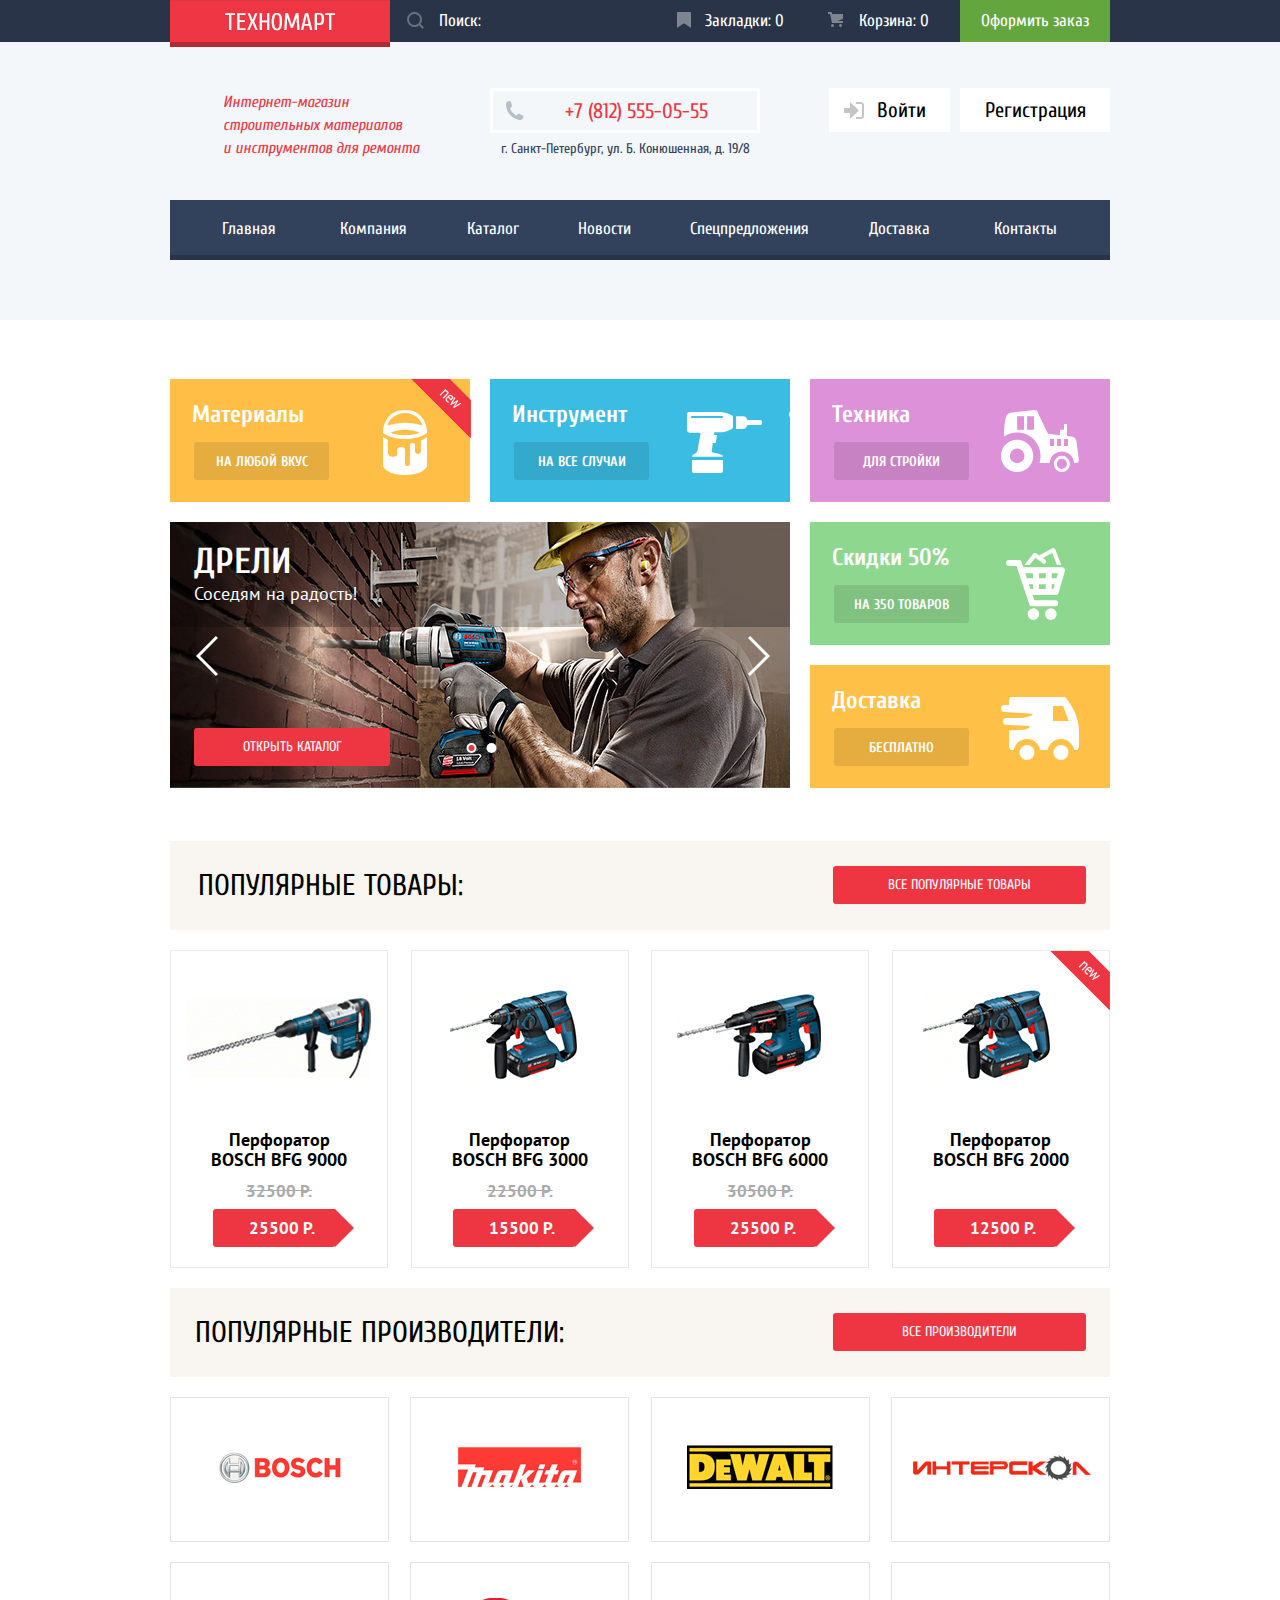
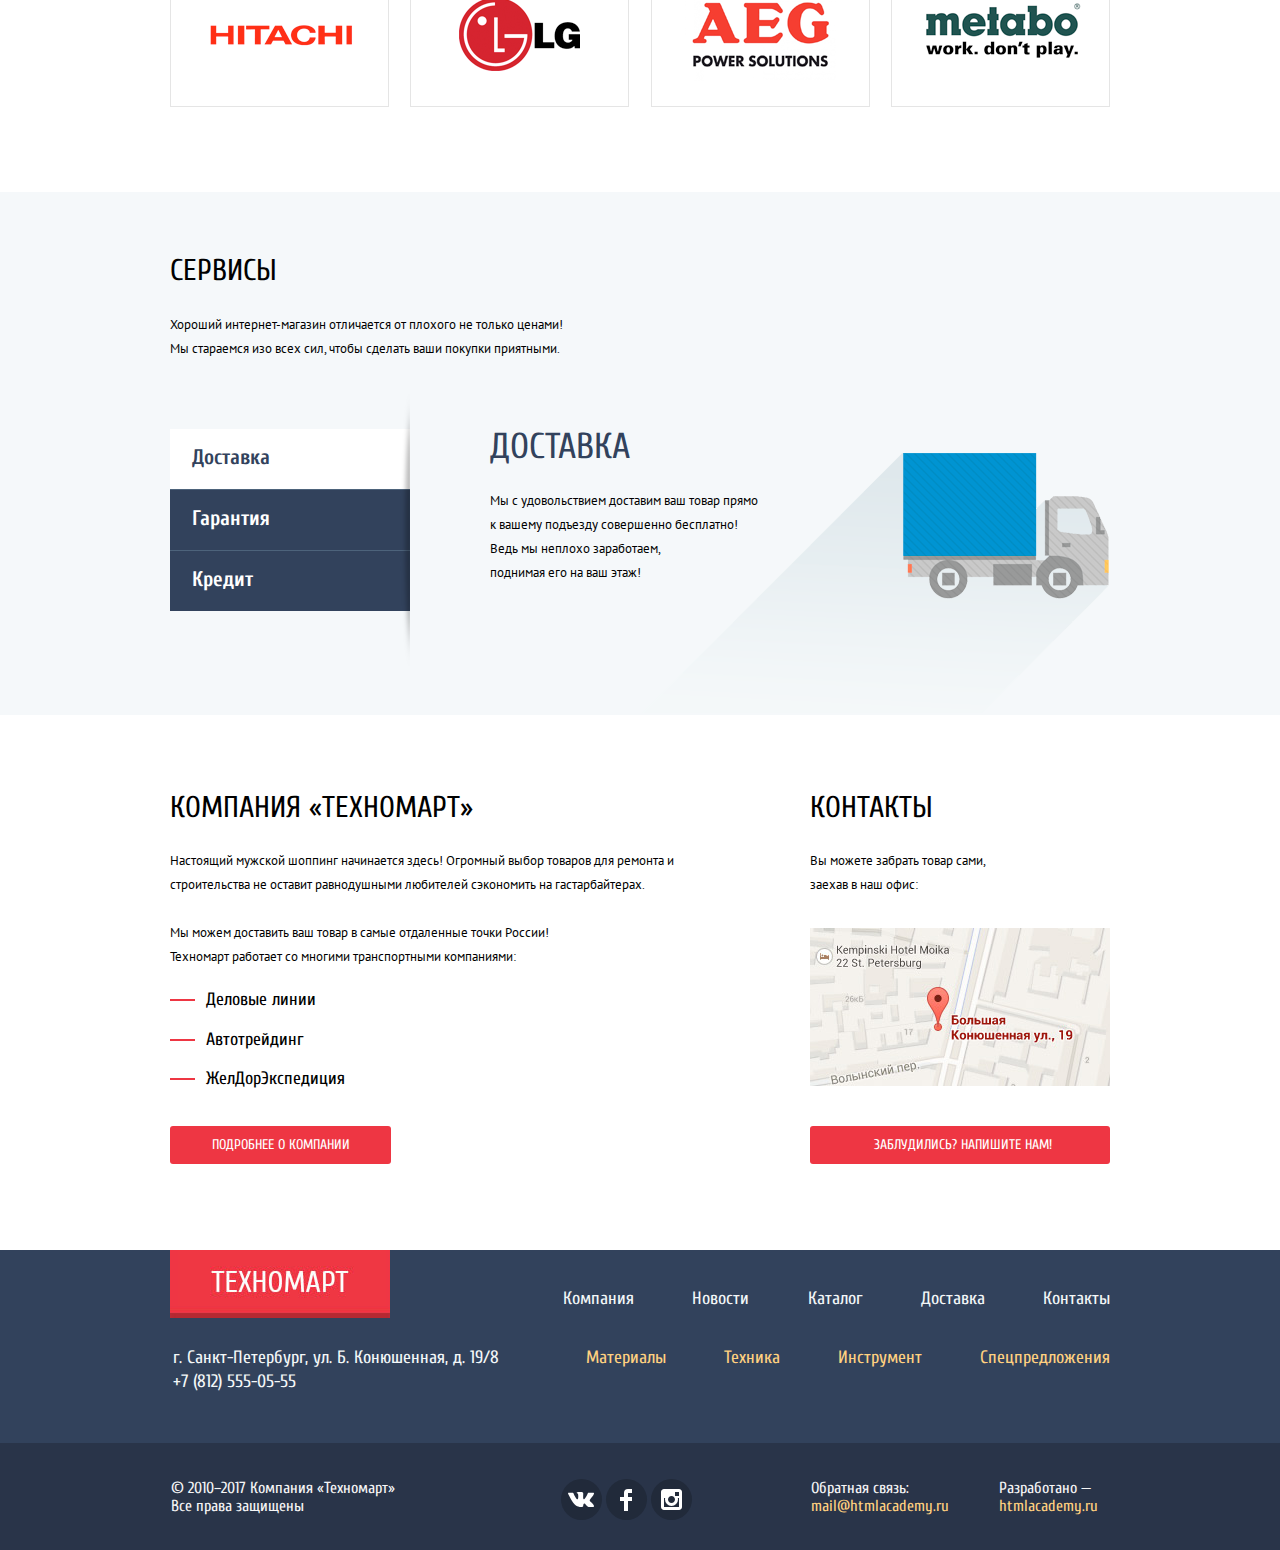
<file: index.html>
<!DOCTYPE html>
<html lang="ru">

<head>
  <meta charset="utf-8">
  <title>Техномарт-Главная</title>
  <link rel="stylesheet" href="css/normalize.css">
  <link rel="stylesheet" href="css/style.min.css">
  <link href="https://fonts.googleapis.com/css?family=Cuprum:400,400i,700%7CPT+Sans:400,700&amp;subset=cyrillic" rel="stylesheet">
  <link rel="icon" type="image/svg+xml" href="img/icons8-bookmark.svg">
</head>

<body>
  <header class="main-header">
    <div class="header-top">
      <div class="container">
        <a class="logo" href="#">
          <img src="img/logo.jpg" width="220" height="42" alt="logo" title="Логотип-Техномарт">
        </a>
        <form class="search" name="search-form" id="search-form">
          <input class="search-input" type="search" name="search" id="id-icon-search" placeholder="Поиск:">
          <svg class="search-label-svg" xmlns="http://www.w3.org/2000/svg" width="17" height="17" viewBox="0 0 17 17">
            <path fill="#6a7180" d="M17 15.586l-3.542-3.542A7.465 7.465 0 0 0 15 7.5 7.5 7.5 0 1 0 7.5 15c1.71 0 3.282-.579 4.544-1.542L15.586 17 17 15.586zM2 7.5C2 4.467 4.467 2 7.5 2 10.532 2 13 4.467 13 7.5c0 3.032-2.468 5.5-5.5 5.5A5.506 5.506 0 0 1 2 7.5z" />
          </svg>
        </form>
        <a class="bookmarks" href="#">
          <svg class="bookmark-icon" xmlns="http://www.w3.org/2000/svg" width="14" height="16" viewBox="0 0 14 16">
            <path fill="#ffffff" d="M14 15c0 .55-.368.741-.818.426l-5.363-3.765c-.45-.315-1.187-.315-1.637 0L.818 15.426C.368 15.741 0 15.55 0 15V1c0-.55.45-1 1-1h12c.55 0 1 .45 1 1v14z" />
          </svg>
          Закладки: 0
        </a>
        <a class="cart" href="#">
          <svg class="cart-icon" xmlns="http://www.w3.org/2000/svg" width="15" height="15" viewBox="0 0 15 15">
            <circle fill="#fff" cx="4.5" cy="13.5" r="1.5" />
            <circle fill="#fff" cx="12.5" cy="13.5" r="1.5" />
            <path fill="#fff" d="M15 2H4.07l-.422-2H0v2h2.031l1.985 9H15V9H9.441L15 6.951z" />
          </svg>
          Корзина: 0
        </a>
        <a class="button-order" href="#">Оформить заказ</a>
      </div>
    </div>
    <div class="header-middle">
      <div class="container">
        <div class="header-middle-wrapper">
          <h1 class="header-short-description">
            Интернет-магазин строительных материалов и&nbsp;инструментов для ремонта
          </h1>
          <div class="header-phone-adress">
            <div class="header-phone-wrapper">
              <p>+7 (812) 555-05-55</p>
            </div>
            <p class="header-adress">г. Санкт-Петербург, ул. Б. Конюшенная, д. 19/8</p>
          </div>
          <button class="header-button enter" type="button" name="enter">
            <svg class="enter-button-svg" xmlns="http://www.w3.org/2000/svg" width="20" height="17" viewBox="0 0 20 17">
              <path fill="#c5c5c5" d="M14.875 8.5L6 0v6H0v5h6v6z" />
              <path fill="#c5c5c5" d="M16.986 15.01h-5.027V17h5.027c2.178 0 3.004-1.81 3.029-3.026V3.028C19.99 1.811 19.164 0 16.986 0h-5.027v1.99h5.027c.839 0 .992.681 1.01 1.057v10.904c-.017.376-.171 1.059-1.01 1.059z" />
            </svg>
            Войти
          </button>
          <button class="header-button registration" type="button" name="registration">
            Регистрация
          </button>
        </div>
        <nav class="main-navigation">
          <ul class="list-site-navigation">
            <li><a href="#">Главная</a></li>
            <li><a href="#">Компания</a></li>
            <li><a href="catalog.html">Каталог</a></li>
            <li><a href="#">Новости</a></li>
            <li><a href="#">Спецпредложения</a></li>
            <li><a href="#">Доставка</a></li>
            <li><a href="#">Контакты</a></li>
          </ul>
        </nav>
      </div>
    </div>
  </header>
  <main>
    <div class="container">
      <section class="product-and-services">
        <ul class="top-row">
          <li class="materials">
            <div class="flag-new">
              Новинка
            </div>
            <p>Материалы</p>
            <a class="transparent-button" href="#">на любой вкус</a>
          </li>
          <li class="tools">
            <p>Инструмент</p>
            <a class="transparent-button" href="#">На все случаи</a>
          </li>
          <li class="techique">
            <p>Техника</p>
            <a class="transparent-button" href="#">Для стройки</a>
          </li>
        </ul>
        <div class="bottom-row">
          <div class="slider">
            <div class="slider-container">
              <button class="button-slider-left" name="button-slider-left">
                <img src="img/icon-left.svg" width="22" height="40" alt="стрелка">
              </button>
              <button class="button-slider-right" name="button-slider-right">
                <img src="img/icon-right.svg" width="22" height="40" alt="стрелка">
              </button>
              <input class="product-input-1 visually-hidden" type="radio" id="product-1" name="toggle-product" checked>
              <input class="product-input-2 visually-hidden" type="radio" id="product-2" name="toggle-product">
              <div class="slider-controls">
                <label class="slider-item-1" for="product-1">Первый</label>
                <label class="slider-item-2" for="product-2">Второй</label>
              </div>
              <ul class="slider-list">
                <li class="slider-item">
                  <h3>Дрели</h3>
                  <p>Соседям на радость!</p>
                  <a class="red-button" href="catalog.html">Открыть каталог</a>
                </li>
                <li class="slider-item">
                  <h3>Перфораторы</h3>
                  <p>Настоящие мужские игрушки</p>
                  <a class="red-button" href="catalog.html">Открыть каталог</a>
                </li>
              </ul>
            </div>
          </div>
          <div class="right-column">
            <div class="discounts">
              <p>Скидки 50%</p>
              <a class="transparent-button" href="#">На 350 товаров</a>
            </div>
            <div class="delivery">
              <p>Доставка</p>
              <a class="transparent-button" href="#">Бесплатно</a>
            </div>
          </div>
        </div>
      </section>
    </div>
    <div class="container-goods-produceres">
      <div class="container">
        <section class="popular-goods">
          <div class="header-popular-items">
            <h2>Популярные товары:</h2>
            <a class="red-button" href="#">Все популярные товары</a>
          </div>
          <ul class="list-catalog-popular">
            <li class="catalog-item">
              <div class="actions">
                <a class="buy" href="#">Купить</a>
                <a class="bookmark-item" href="#">В закладки</a>
              </div>
              <div class="catalog-img">
                <img class="pop-catalog-img1" src="img/bfg-9000.png" width="184" height="164" alt="Перфоратор">
              </div>
              <p class="catalog-item-name">
                Перфоратор BOSCH BFG 9000
              </p>
              <div class="spacer">
              </div>
              <p class="price-old">32500 P.</p>
              <p class="price-new">25500 P.</p>
            </li>
            <li class="catalog-item">
              <div class="actions">
                <a class="buy" href="#">Купить</a>
                <a class="bookmark-item" href="#">В закладки</a>
              </div>
              <div class="catalog-img">
                <img class="pop-catalog-img2" src="img/bfg-3000.png" width="127" height="112" alt="Перфоратор">
              </div>
              <p class="catalog-item-name">
                Перфоратор BOSCH BFG 3000
              </p>
              <div class="spacer">
              </div>
              <p class="price-old">22500 P.</p>
              <p class="price-new">15500 P.</p>
            </li>
            <li class="catalog-item">
              <div class="actions">
                <a class="buy" href="#">Купить</a>
                <a class="bookmark-item" href="#">В закладки</a>
              </div>
              <div class="catalog-img">
                <img class="pop-catalog-img3" src="img/bfg-6000.png" width="144" height="128" alt="Перфоратор">
              </div>
              <p class="catalog-item-name">
                Перфоратор BOSCH BFG 6000
              </p>
              <div class="spacer">
              </div>
              <p class="price-old">30500 P.</p>
              <p class="price-new">25500 P.</p>
            </li>
            <li class="catalog-item">
              <div class="flag-new">
                Новинка
              </div>
              <div class="actions">
                <a class="buy" href="#">Купить</a>
                <a class="bookmark-item" href="#">В закладки</a>
              </div>
              <div class="catalog-img">
                <img class="pop-catalog-img4" src="img/bfg-2000.png" width="127" height="112" alt="Перфоратор">
              </div>
              <p class="catalog-item-name">
                Перфоратор BOSCH BFG 2000
              </p>
              <div class="spacer">
              </div>
              <p class="price-old"></p>
              <p class="price-new">12500 P.</p>
            </li>
          </ul>
        </section>
        <section class="popular-produceres">
          <div class="header-popular-items">
            <h2>Популярные производители:</h2>
            <a class="red-button" href="#">Все производители</a>
          </div>
          <ul class="list-popular-produceres">
            <li>
              <a href="#">
                <img class="prod-1" src="img/bosch.png" width="126" height="37" alt="Bosch">
              </a>
            </li>
            <li>
              <a href="#">
                <img class="prod-2" src="img/makita.png" width="123" height="40" alt="makita">
              </a>
            </li>
            <li>
              <a href="#">
                <img class="prod-3" src="img/dewalt.png" width="146" height="44" alt="dewalt">
              </a>
            </li>
            <li>
              <a href="#">
                <img class="prod-4" src="img/interscol.png" width="200" height="88" alt="interscol">
              </a>
            </li>
            <li>
              <a href="#">
                <img class="prod-5" src="img/hitachi.png" width="169" height="31" alt="hitachi">
              </a>
            </li>
            <li>
              <a href="#">
                <img class="prod-6" src="img/lg.png" width="121" height="73" alt="lg">
              </a>
            </li>
            <li>
              <a href="#">
                <img class="prod-7" src="img/aeg.png" width="151" height="96" alt="aeg">
              </a>
            </li>
            <li>
              <a href="#">
                <img class="prod-8" src="img/metabo.png" width="204" height="69" alt="metabo" title="metabo">
              </a>
            </li>
          </ul>
        </section>
      </div>
    </div>
    <section class="services">
      <div class="container">
        <h2 class="header-services">Сервисы</h2>
        <p class="services-declaration">
          Хороший интернет-магазин отличается от плохого не только ценами! Мы стараемся изо всех сил, чтобы сделать ваши покупки приятными.
        </p>
        <div class="services-description">
          <input class="service-input-1 visually-hidden" type="radio" id="service-1" name="toggle-service" checked>
          <input class="service-input-2 visually-hidden" type="radio" id="service-2" name="toggle-service">
          <input class="service-input-3 visually-hidden" type="radio" id="service-3" name="toggle-service">
          <div class="services-controls">
            <label class="unreal-focus" for="service-1">
              Доставка
            </label>
            <label for="service-2">
              Гарантия
            </label>
            <label for="service-3">
              Кредит
            </label>
          </div>
          <ul class="services-items">
            <li>
              <h3 class="header-services-item">Доставка</h3>
              <p class="services-item-delivery">
                Мы с удовольствием доставим ваш товар прямо<br> к вашему подъезду совершенно бесплатно! Ведь&nbsp;мы неплохо заработаем,<br> поднимая его на ваш этаж!
              </p>
            </li>
            <li>
              <h3 class="header-services-item">Гарантия</h3>
              <p class="services-item-guarantee">
                Если купленный у нас товар поломается или заискрит,<br>
                а также в случае пожара, спровоцированного его возгаранием, вы&nbsp;всегда можете быть уверены в нашей гарантии. Мы обменяем сгоревший товар на новый.<br>
                Дом уж восстановите как-нибудь сами.
              </p>
            </li>
            <li>
              <h3 class="header-services-item">Кредит</h3>
              <p class="services-item-credit">
                Залезть в долговую яму стало проще!<br>
                Кредитные консультанты придут вам на помощь.
              </p>
              <a class="red-button send-application" href="#">Отправить заявку</a>
            </li>
          </ul>
        </div>
      </div>
    </section>
    <section class="about">
      <div class="container">
        <div class="about-left">
          <h2 class="header-about">Компания «Техномарт»</h2>
          <p class="about-text">
            Настоящий мужской шоппинг начинается здесь! Огромный выбор товаров для ремонта и строительства не оставит равнодушными любителей сэкономить на гастарбайтерах.
          </p>
          <p class="about-text">
            Мы можем доставить ваш товар в самые отдаленные точки России! Техномарт работает со многими транспортными компаниями:
          </p>
          <ul class="list-delivery-company">
            <li>Деловые линии</li>
            <li>Автотрейдинг</li>
            <li>ЖелДорЭкспедиция</li>
          </ul>
          <div class="spacer">
            <!--Spacer, нужен в качестве распорки,
                чтобы кнопки были на одном уровне,
                при добавл./удален. трансп. комп. -->
          </div>
          <a class="red-button" href="#">Подробнее о компании</a>
        </div>
        <div class="about-right">
          <h2 class="header-about">Контакты</h2>
          <p class="about-text">
            Вы можете забрать товар сами, заехав в наш офис:
          </p>
          <a class="map-button" href="#">
            <img src="img/map.jpg" width="300" height="158" alt="Карта">
          </a>
          <div class="spacer">
          </div>
          <a class="red-button  write-us" href="#">Заблудились? Напишите нам!</a>
        </div>
      </div>
    </section>
  </main>
  <footer class="footer">
    <div class="footer-top">
      <div class="container">
        <div class="footer-top-high">
          <a class="footer-name-company">
            <img src="img/logo-footer.jpg" width="220" height="68" alt="Логотип" title="Логотип-Техномарт">
          </a>
          <nav>
            <ul class="footer-nav high-row">
              <li><a href="#">Компания</a></li>
              <li><a href="#">Новости</a></li>
              <li><a href="catalog.html">Каталог</a></li>
              <li><a href="#">Доставка</a></li>
              <li><a href="#">Контакты</a></li>
            </ul>
          </nav>
        </div>
        <div class="footer-top-low">
          <p class="footer-adress">
            г. Санкт-Петербург, ул. Б. Конюшенная, д. 19/8 +7 (812) 555-05-55
          </p>
          <nav>
            <ul class="footer-nav low-row">
              <li><a href="#">Материалы</a></li>
              <li><a href="#">Техника</a></li>
              <li><a href="#">Инструмент</a></li>
              <li><a href="#">Спецпредложения</a></li>
            </ul>
          </nav>
        </div>
      </div>
    </div>
    <div class="footer-bottom">
      <div class="container">
        <p class="copyright">
          © 2010–2017 Компания «Техномарт» Все права защищены
        </p>
        <ul class="footer-social">
          <li>
            <a class="social-button" href="#">
              <img src="img/icon-vk.svg" width="26" height="15" alt="Вконтакте">
            </a>
          </li>
          <li>
            <a class="social-button" href="#">
              <img src="img/icon-fb.svg" width="12" height="22" alt="Фейсбук">
            </a>
          </li>
          <li>
            <a class="social-button" href="#">
              <img src="img/icon-insta.svg" width="21" height="21" alt="Инстаграм">
            </a>
          </li>
        </ul>
        <p class="developer-info-feedback">
          Обратная связь:
          <a href="mail@htmlacademy.ru">
            mail@htmlacademy.ru
          </a>
        </p>
        <p class="developer-info-developed">
          Разработано —
          <a href="https://htmlacademy.ru/intensive/htmlcss">
            htmlacademy.ru
          </a>
        </p>
      </div>
    </div>
  </footer>
  <div class="popup-feedback">
    <button class="popup-close popup-close-feedback" type="button" name="cross">
      Закрыть
    </button>
    <form class="feedback-form" action="https://echo.htmlacademy.ru" target="_blank" method="post" name="form-feedback" id="form-feedback">
      <div class="name-email-wrapper">
        <div class="feedback-input">
          <label for="id-your-name">
            Ваше имя:
          </label>
          <input type="text" name="your-name" id="id-your-name" placeholder="Имя Фамилия">
        </div>
        <div class="feedback-input">
          <label for="id-email">
            Ваш e-mail:
          </label>
          <input type="email" name="email" id="id-email" placeholder="email@example.com">
        </div>
      </div>
      <div class="feedback-textarea">
        <label for="id-textarea">
          Текст письма:
        </label>
        <textarea name="textarea" id="id-textarea" rows="5" cols="20" placeholder="В свободной форме"></textarea>
      </div>
      <div class="feedback-send">
        <button class="red-button" type="submit">
          Отправить
        </button>
      </div>
    </form>
  </div>
  <div class="popup-map">
    <button class="popup-close popup-map-close" type="button" name="cross">
      Закрыть
    </button>
    <iframe src="https://www.google.com/maps/embed?pb=!1m18!1m12!1m3!1d1998.5991043651568!2d30.320894616332307!3d59.93879418187628!2m3!1f0!2f0!3f0!3m2!1i1024!2i768!4f13.1!3m3!1m2!1s0x4696310fca5ba729%3A0xea9c53d4493c879f!2sBolshaya+Konyushennaya+Street%2C+19%2C+Sankt-Peterburg%2C+191186!5e0!3m2!1sen!2sru!4v1545329432419"
      width="940" height="450" style="border:0" allowfullscreen>
    </iframe>
    <p>
      <img src="img/big-map.jpg" width="940" height="446" alt="Карта">
    </p>
  </div>
  <div class="popup-item-added">
    <button class="popup-close item-added-close" type="button" name="cross">
      Закрыть
    </button>
    <div class="popup-content">
      <p>Товар добавлен в корзину</p>
    </div>
    <div class="popup-buttons-wrapper">
      <a class="red-button" href="#">Оформить заказ</a>
      <button class="white-button" type="button">
        Продолжить покупки
      </button>
    </div>
  </div>
  <script src="js/script.min.js"></script>

</body>

</html>
</file>
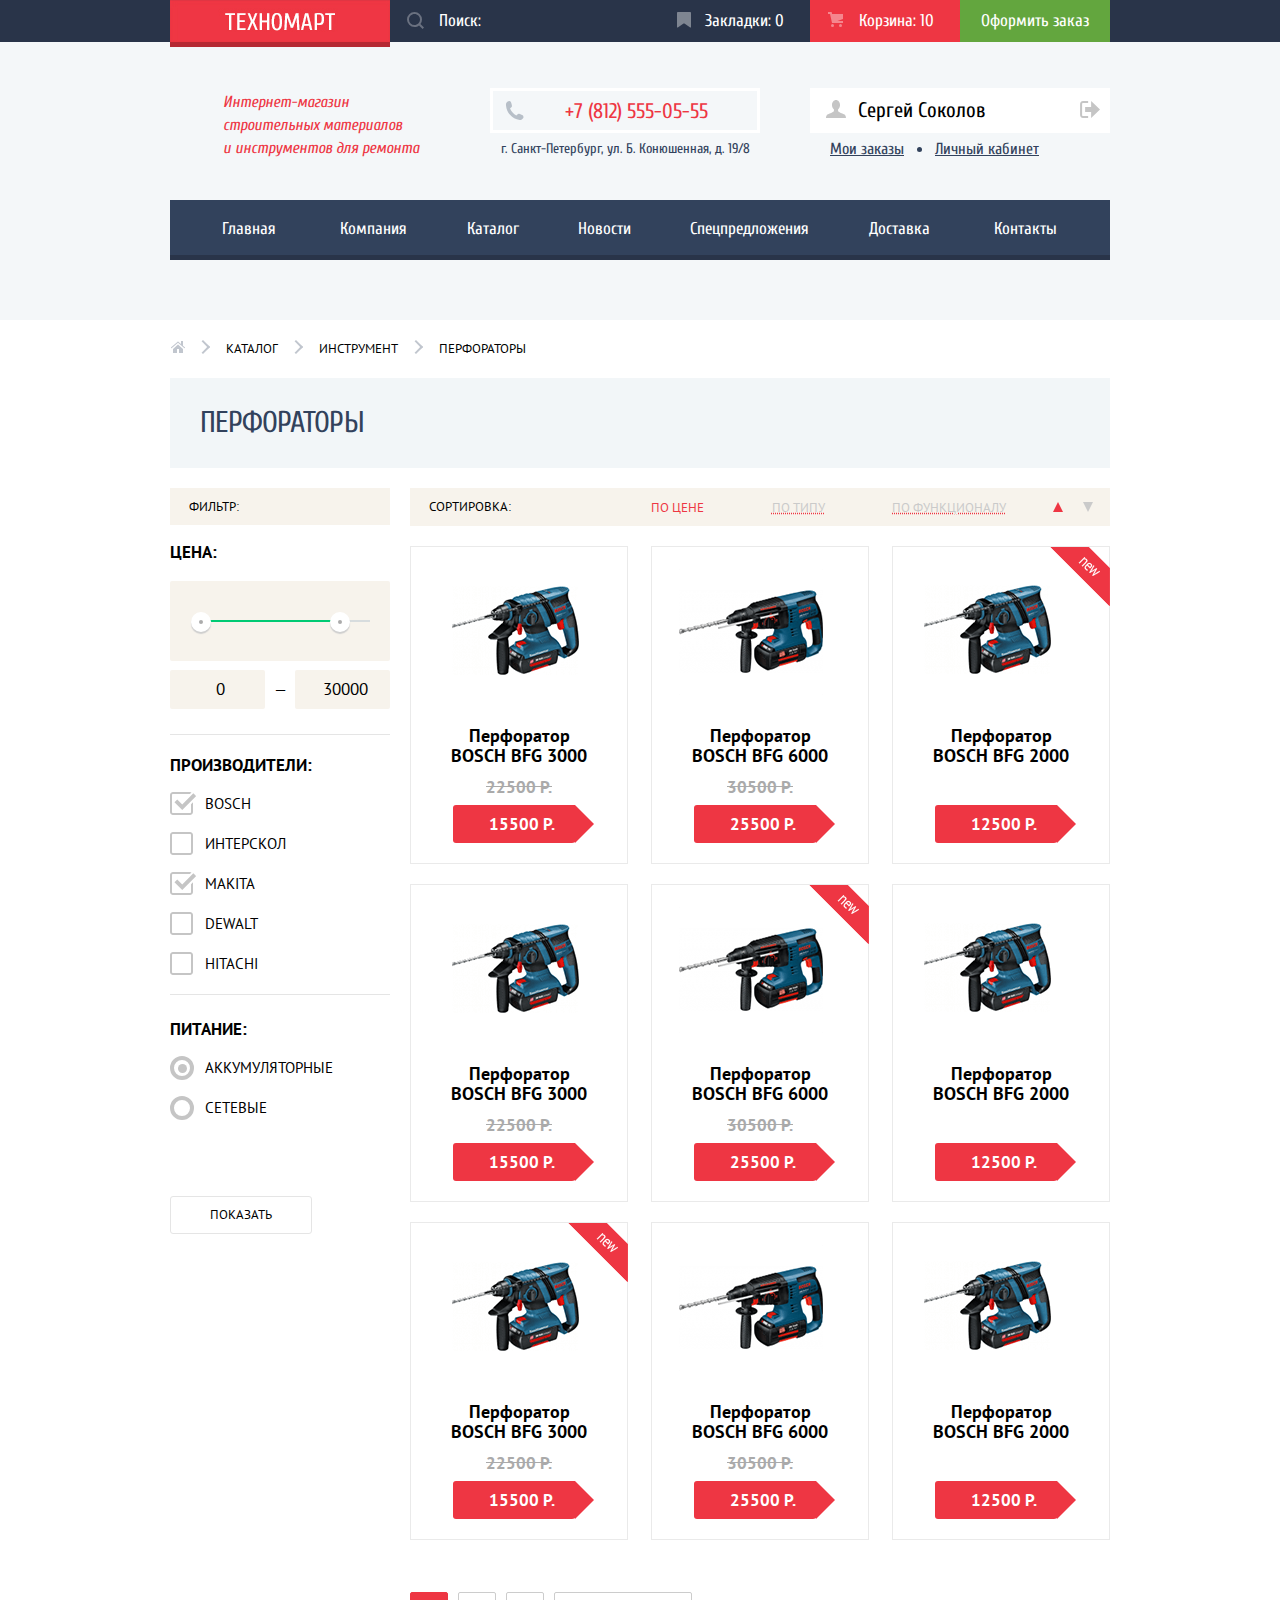
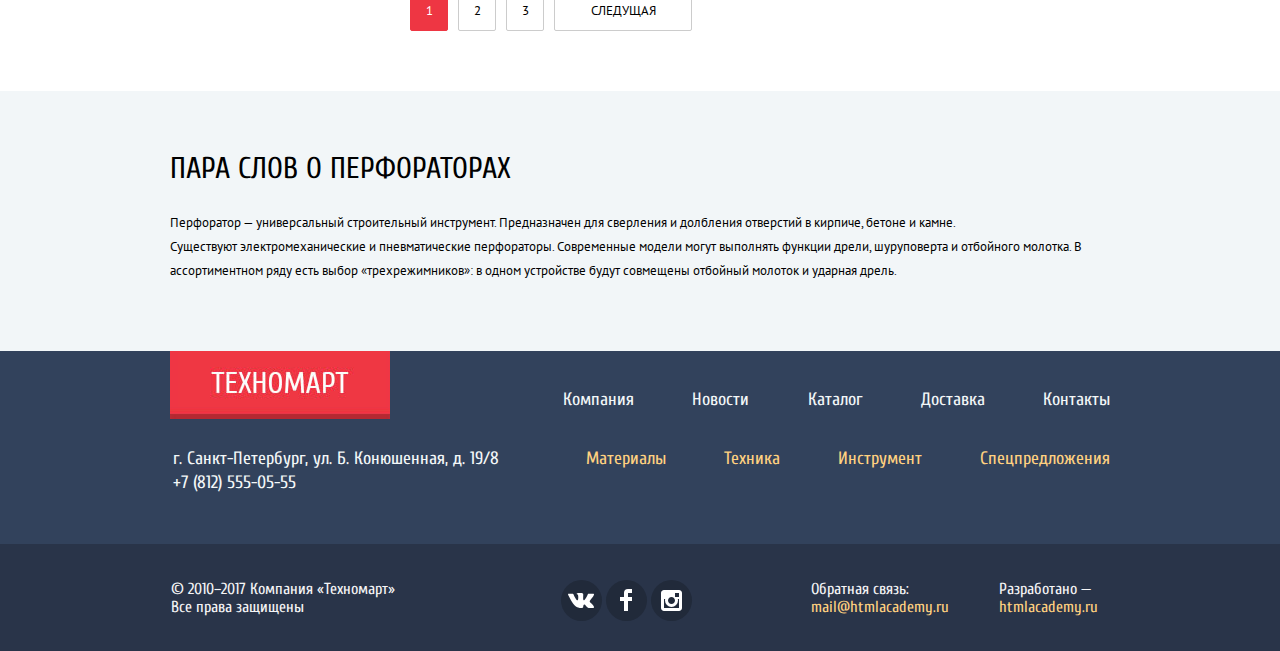
<file: catalog.html>
<!DOCTYPE html>
<html lang="ru">

<head>
  <meta charset="utf-8">
  <meta http-equiv="X-UA-Compatible" content="IE=edge" />
  <title>Техномарт-Каталог</title>
  <link rel="stylesheet" href="css/normalize.css">
  <link rel="stylesheet" href="css/style.min.css">
  <link href="https://fonts.googleapis.com/css?family=Cuprum:400,400i,700%7CPT+Sans:400,700&amp;subset=cyrillic" rel="stylesheet">
</head>

<body>
  <header class="catalog-header">
    <div class="header-top">
      <div class="container">
        <a class="logo" href="index.html">
          <img src="img/logo.jpg" width="220" height="42" alt="logo" title="Логотип-Техномарт">
        </a>
        <form class="search">
          <input class="search-input" type="search" name="search" id="id-icon-search" placeholder="Поиск:">
          <svg class="search-label-svg" xmlns="http://www.w3.org/2000/svg" width="17" height="17" viewBox="0 0 17 17">
            <path fill="#6a7180" d="M17 15.586l-3.542-3.542A7.465 7.465 0 0 0 15 7.5 7.5 7.5 0 1 0 7.5 15c1.71 0 3.282-.579 4.544-1.542L15.586 17 17 15.586zM2 7.5C2 4.467 4.467 2 7.5 2 10.532 2 13 4.467 13 7.5c0 3.032-2.468 5.5-5.5 5.5A5.506 5.506 0 0 1 2 7.5z" />
          </svg>
        </form>
        <a class="bookmarks" href="#">
          <svg class="bookmark-icon" xmlns="http://www.w3.org/2000/svg" width="14" height="16" viewBox="0 0 14 16">
            <path fill="#ffffff" d="M14 15c0 .55-.368.741-.818.426l-5.363-3.765c-.45-.315-1.187-.315-1.637 0L.818 15.426C.368 15.741 0 15.55 0 15V1c0-.55.45-1 1-1h12c.55 0 1 .45 1 1v14z" />
          </svg>
          Закладки: 0
        </a>
        <a class="cart cart-product-added" href="#">
          <svg class="cart-icon" xmlns="http://www.w3.org/2000/svg" width="15" height="15" viewBox="0 0 15 15">
            <circle fill="#ffffff" cx="4.5" cy="13.5" r="1.5" />
            <circle fill="#ffffff" cx="12.5" cy="13.5" r="1.5" />
            <path fill="#ffffff" d="M15 2H4.07l-.422-2H0v2h2.031l1.985 9H15V9H9.441L15 6.951z" />
          </svg>
          Корзина: 10
        </a>
        <a class="button-order" href="#">Оформить заказ</a>
      </div>
    </div>
    <div class="header-middle">
      <div class="container">
        <div class="header-middle-wrapper">
          <h1 class="header-short-description">
            Интернет-магазин строительных материалов и&nbsp;инструментов для ремонта
          </h1>
          <div class="header-phone-adress">
            <div class="header-phone-wrapper">
              <p>+7 (812) 555-05-55</p>
            </div>
            <p class="header-adress">г. Санкт-Петербург, ул. Б. Конюшенная, д. 19/8</p>
          </div>
          <div class="account-wrapper">
            <div class="account">
              <a class="header-button user" href="#">
                <svg class="user-icon" xmlns="http://www.w3.org/2000/svg" width="20" height="18" viewBox="0 0 20 18">
                  <path fill="#c5c5c5" d="M17.881 14.166c-2.144-.735-4.256-1.666-5.207-2.39-.657-.501-.77-1.618-.517-2.415 1.118-.903 1.864-2.477 1.864-4.278C14.021 2.276 12.221 0 10 0S5.979 2.276 5.979 5.083c0 1.801.746 3.374 1.863 4.277.253.798.141 1.915-.517 2.416-.95.724-3.063 1.654-5.207 2.39S0 18 0 18h20s.025-3.099-2.119-3.834z" />
                </svg>
                <p>
                  Сергей Соколов
                </p>
              </a>
              <a href="#">
                <svg class="logout-icon" xmlns="http://www.w3.org/2000/svg" width="21" height="17" viewBox="0 0 21 17">
                  <g fill="#c5c5c5">
                    <path fill="#c5c5c5" d="M21 8.5L12.125 0v6h-6v5h6v6z" />
                    <path fill="#c5c5c5" d="M3.106 13.952V3.048c.018-.376.171-1.057 1.01-1.057h5.027V0H4.116C1.938 0 1.112 1.81 1.087 3.027v10.946C1.112 15.189 1.938 17 4.116 17h5.027v-1.99H4.116c-.839 0-.992-.683-1.01-1.058z" />
                  </g>
                </svg>
              </a>
            </div>
            <div class="account-links">
              <a class="link-order" href="#">Мои заказы</a>
              <div class="point">
              </div>
              <a class="link-private" href="#">Личный кабинет</a>
            </div>
          </div>
        </div>
        <nav class="main-navigation">
          <ul class="list-site-navigation">
            <li><a href="index.html">Главная</a></li>
            <li><a href="#">Компания</a></li>
            <li><a href="#">Каталог</a></li>
            <li><a href="#">Новости</a></li>
            <li><a href="#">Спецпредложения</a></li>
            <li><a href="#">Доставка</a></li>
            <li><a href="#">Контакты</a></li>
          </ul>
        </nav>
      </div>
    </div>
  </header>
  <main>
    <div class="container">
      <ul class="breadcrumbs">
        <li>
          <a href="#">
            <img src="img/icon-home.svg" width="15" height="12" alt="Главная" aria-label="Главная">
          </a>
        </li>
        <li>
          <a href="#">
            Каталог
          </a>
        </li>
        <li>
          <a href="#">
            Инструмент
          </a>
        </li>
        <li>
          <a class="last-breadcrumbs" href="#">
            Перфораторы
          </a>
        </li>
      </ul>
      <div class="name-group">
        <h2>Перфораторы</h2>
      </div>
      <div class="container-filter-catalog">
        <section class="filter">
          <div class="name-filter">
            <h2 class="header-filter">Фильтр:</h2>
          </div>
          <form action="https://echo.htmlacademy.ru" method="post">
            <fieldset class="price-range">
              <legend>Цена:</legend>
              <div class="range-filter">
                <div class="range-controls">
                  <div class="scale">
                    <div class="bar" style="margin-left: 0; width: 80%">
                    </div>
                  </div>
                  <div class="toggle toggle-min"></div>
                  <div class="toggle toggle-max"></div>
                </div>
                <div class="price-controls">
                  <input class="min-price" name="min-price" type="text" value="0">
                  <p>—</p>
                  <input class="max-price" name="max-price" type="text" value="30000">
                </div>
              </div>
            </fieldset>
            <fieldset class="produceres-power">
              <legend>Производители:</legend>
              <ul class="list-filter-produceres">
                <li class="filter-option">
                  <input class="filter-input-checkbox" type="checkbox" name="bosch" id="id-bosch" checked>
                  <label for="id-bosch">Bosch</label>
                </li>
                <li class="filter-option">
                  <input class="filter-input-checkbox" type="checkbox" name="Интерскол" id="id-interskol">
                  <label for="id-interskol">Интерскол</label>
                </li>
                <li class="filter-option">
                  <input class="filter-input-checkbox" type="checkbox" name="makita" id="id-makita" checked>
                  <label for="id-makita">Makita</label>
                </li>
                <li class="filter-option">
                  <input class="filter-input-checkbox" type="checkbox" name="dewalt" id="id-dewalt">
                  <label for="id-dewalt">Dewalt</label>
                </li>
                <li class="filter-option">
                  <input class="filter-input-checkbox" type="checkbox" name="hitachi" id="id-hitachi">
                  <label for="id-hitachi">Hitachi</label>
                </li>
              </ul>
            </fieldset>
            <fieldset>
              <legend>Питание:</legend>
              <ul class="list-filter-power">
                <li class="filter-option">
                  <input class="filter-input-radio" type="radio" name="power" id="id-battery-power" checked>
                  <label for="id-battery-power">Аккумуляторные</label>
                </li>
                <li class="filter-option">
                  <input class="filter-input-radio" type="radio" name="power" id="id-mains-power">
                  <label for="id-mains-power">Сетевые</label>
                </li>
              </ul>
            </fieldset>
            <button class="header-button filter-button" type="submit" name="filter-show-result">
              Показать
            </button>
          </form>
        </section>
        <section class="catalog">
          <div class="name-sort">
            <h2 class="header-sort">Сортировка:</h2>
            <ul class="list-name-sort">
              <li>
                <a class="active" href="#">По цене</a>
              </li>
              <li>
                <a href="#">По типу</a>
              </li>
              <li>
                <a href="#">По функционалу</a>
              </li>
            </ul>
            <div class="arrow-wrapper">
              <a class="arrow-up  arrow-active" href="" aria-label="Упорядочить">
              </a>
              <a class="arrow-down" href="" aria-label="Упорядочить">
              </a>
            </div>
          </div>
          <ul class="list-catalog">
            <li class="catalog-item">
              <div class="actions">
                <a class="buy" href="#">Купить</a>
                <a class="bookmark-item" href="#">В закладки</a>
              </div>
              <div class="catalog-img">
                <img class="catalog-img1" src="img/bfg-3000.png" width="127" height="112" alt="Перфоратор">
              </div>
              <p class="catalog-item-name">
                Перфоратор BOSCH BFG 3000
              </p>
              <div class="spacer">
              </div>
              <p class="price-old">22500 P.</p>
              <p class="price-new">15500 P.</p>
            </li>
            <li class="catalog-item">
              <div class="actions">
                <a class="buy" href="#">Купить</a>
                <a class="bookmark-item" href="#">В закладки</a>
              </div>
              <div class="catalog-img">
                <img class="catalog-img2" src="img/bfg-6000.png" width="144" height="128" alt="Перфоратор">
              </div>
              <p class="catalog-item-name">
                Перфоратор BOSCH BFG 6000
              </p>
              <div class="spacer">
              </div>
              <p class="price-old">30500 P.</p>
              <p class="price-new">25500 P.</p>
            </li>
            <li class="catalog-item">
              <div class="flag-new">
                Новинка
              </div>
              <div class="actions">
                <a class="buy" href="#">Купить</a>
                <a class="bookmark-item" href="#">В закладки</a>
              </div>
              <div class="catalog-img">
                <img class="catalog-img3" src="img/bfg-2000.png" width="127" height="112" alt="Перфоратор">
              </div>
              <p class="catalog-item-name">
                Перфоратор BOSCH BFG 2000
              </p>
              <div class="spacer">
              </div>
              <p class="price-old"></p>
              <p class="price-new">12500 P.</p>
            </li>
            <li class="catalog-item">
              <div class="actions">
                <a class="buy" href="#">Купить</a>
                <a class="bookmark-item" href="#">В закладки</a>
              </div>
              <div class="catalog-img">
                <img class="catalog-img1" src="img/bfg-3000.png" width="127" height="112" alt="Перфоратор">
              </div>
              <p class="catalog-item-name">
                Перфоратор BOSCH BFG 3000
              </p>
              <div class="spacer">
              </div>
              <p class="price-old">22500 P.</p>
              <p class="price-new">15500 P.</p>
            </li>
            <li class="catalog-item">
              <div class="flag-new">
                Новинка
              </div>
              <div class="actions">
                <a class="buy" href="#">Купить</a>
                <a class="bookmark-item" href="#">В закладки</a>
              </div>
              <div class="catalog-img">
                <img class="catalog-img2" src="img/bfg-6000.png" width="144" height="128" alt="Перфоратор">
              </div>
              <p class="catalog-item-name">
                Перфоратор BOSCH BFG 6000
              </p>
              <div class="spacer">
              </div>
              <p class="price-old">30500 P.</p>
              <p class="price-new">25500 P.</p>
            </li>
            <li class="catalog-item">
              <div class="actions">
                <a class="buy" href="#">Купить</a>
                <a class="bookmark-item" href="#">В закладки</a>
              </div>
              <div class="catalog-img">
                <img class="catalog-img3" src="img/bfg-2000.png" width="127" height="112" alt="Перфоратор">
              </div>
              <p class="catalog-item-name">
                Перфоратор BOSCH BFG 2000
              </p>
              <div class="spacer">
              </div>
              <p class="price-old"></p>
              <p class="price-new">12500 P.</p>
            </li>
            <li class="catalog-item">
              <div class="flag-new">
                Новинка
              </div>
              <div class="actions">
                <a class="buy" href="#">Купить</a>
                <a class="bookmark-item" href="#">В закладки</a>
              </div>
              <div class="catalog-img">
                <img class="catalog-img1" src="img/bfg-3000.png" width="127" height="112" alt="Перфоратор">
              </div>
              <p class="catalog-item-name">
                Перфоратор BOSCH BFG 3000
              </p>
              <div class="spacer">
              </div>
              <p class="price-old">22500 P.</p>
              <p class="price-new">15500 P.</p>
            </li>
            <li class="catalog-item">
              <div class="actions">
                <a class="buy" href="#">Купить</a>
                <a class="bookmark-item" href="#">В закладки</a>
              </div>
              <div class="catalog-img">
                <img class="catalog-img2" src="img/bfg-6000.png" width="144" height="128" alt="Перфоратор">
              </div>
              <p class="catalog-item-name">
                Перфоратор BOSCH BFG 6000
              </p>
              <div class="spacer">
              </div>
              <p class="price-old">30500 P.</p>
              <p class="price-new">25500 P.</p>
            </li>
            <li class="catalog-item">
              <div class="actions">
                <a class="buy" href="#">Купить</a>
                <a class="bookmark-item" href="#">В закладки</a>
              </div>
              <div class="catalog-img">
                <img class="catalog-img3" src="img/bfg-2000.png" width="127" height="112" alt="Перфоратор">
              </div>
              <p class="catalog-item-name">
                Перфоратор BOSCH BFG 2000
              </p>
              <div class="spacer">
              </div>
              <p class="price-old"></p>
              <p class="price-new">12500 P.</p>
            </li>
          </ul>
          <ul class="list-pagination">
            <li class="pagination-item pagination-item-current">
              <a href="#">1</a>
            </li>
            <li class="pagination-item">
              <a href="#">2</a>
            </li>
            <li class="pagination-item">
              <a href="#">3</a>
            </li>
            <li class="next-pagination-item">
              <a href="#">Следущая</a>
            </li>
          </ul>
        </section>
      </div>
    </div>
    <div class="about-catalog-group">
      <div class="container">
        <h3>Пара слов о перфораторах</h3>
        <article class="description-catalog-group">
          Перфоратор — универсальный строительный инструмент.
          Предназначен для сверления и долбления отверстий в кирпиче,
          бетоне и камне.<br>Существуют электромеханические и пневматические перфораторы.
          Современные модели могут выполнять функции дрели,
          шуруповерта и отбойного молотка. В ассортиментном ряду
          есть выбор «трехрежимников»: в одном устройстве будут совмещены
          отбойный молоток и ударная дрель.
        </article>
      </div>
    </div>
  </main>
  <footer class="footer">
    <div class="footer-top">
      <div class="container">
        <div class="footer-top-high">
          <a class="footer-name-company" href="index.html">
            <img src="img/logo-footer.jpg" width="220" height="68" alt="Логотип" title="Логотип-Техномарт">
            <!--logo-->
          </a>
          <nav>
            <ul class="footer-nav high-row">
              <li><a href="#">Компания</a></li>
              <li><a href="#">Новости</a></li>
              <li><a href="#">Каталог</a></li>
              <li><a href="#">Доставка</a></li>
              <li><a href="#">Контакты</a></li>
            </ul>
          </nav>
        </div>
        <div class="footer-top-low">
          <p class="footer-adress">
            г. Санкт-Петербург, ул. Б. Конюшенная, д. 19/8<br> +7 (812) 555-05-55
          </p>
          <nav>
            <ul class="footer-nav low-row">
              <li><a href="#">Материалы</a></li>
              <li><a href="#">Техника</a></li>
              <li><a href="#">Инструмент</a></li>
              <li><a href="#">Спецпредложения</a></li>
            </ul>
          </nav>
        </div>
      </div>
    </div>
    <div class="footer-bottom">
      <div class="container">
        <p class="copyright">
          © 2010–2017 Компания «Техномарт» Все права защищены
        </p>
        <ul class="footer-social">
          <li>
            <a class="social-button" href="#">
              <img src="img/icon-vk.svg" width="26" height="15" alt="Вконтакте">
            </a>
          </li>
          <li>
            <a class="social-button" href="#">
              <img src="img/icon-fb.svg" width="12" height="22" alt="Фейсбук">
            </a>
          </li>
          <li>
            <a class="social-button" href="#">
              <img src="img/icon-insta.svg" width="21" height="21" alt="Инстаграм">
            </a>
          </li>
        </ul>
        <p class="developer-info-feedback">
          Обратная связь:
          <a href="mail@htmlacademy.ru">
            mail@htmlacademy.ru
          </a>
        </p>
        <p class="developer-info-developed">
          Разработано —
          <a href="https://htmlacademy.ru/intensive/htmlcss">
            htmlacademy.ru
          </a>
        </p>
      </div>
    </div>
  </footer>
  <div class="popup-item-added">
    <button class="popup-close item-added-close" type="button" name="cross">
      Закрыть
    </button>
    <div class="popup-content">
      <p>Товар добавлен в корзину</p>
    </div>
    <div class="popup-buttons-wrapper">
      <a class="red-button" href="#">Оформить заказ</a>
      <button class="white-button" type="button">
        Продолжить покупки
      </button>
    </div>
  </div>
  <script src="js/script.min.js"></script>

</body>

</html>
</file>
<file: css/style.min.css>
@keyframes bounce{0%{transform:translateY(-2000px)}70%{transform:translateY(30px)}90%{transform:translateY(-10px)}to{transform:translateY(0)}}@keyframes shake{0%,to{transform:translateX(0)}10%,30%,50%,70%,90%{transform:translateX(-10px)}20%,40%,60%,80%{transform:translateX(10px)}}body{font-family:"Cuprum","Arial",sans-serif;color:#000;background:#fff}a,body,img{padding:0}img{max-width:100%;height:auto}a{text-decoration:none}.breadcrumbs{margin:0;list-style:none}.list-site-navigation,a,body,img{margin:0}.list-popular-produceres,.list-site-navigation{padding:0;list-style:none}.footer-nav,.list-filter-power,.list-filter-produceres,.list-footer-social{margin:0;padding:0;list-style:none}.list-name-sort{padding:0;list-style:none}.list-catalog,.list-catalog-popular{margin:0;padding:0;list-style:none}.footer-social,.list-delivery-company,.list-pagination{padding:0;list-style:none}.list-delivery-company{margin:0}.header-services{padding:0}.services-item-delivery,.services-item-guarantee,.top-row,article,h1{margin:0;padding:0}.services-declaration,.services-item-credit{padding:0}.account p{margin:0;padding:0}.about-catalog-group h3,.catalog-item-name,.header-services-item,.price-old,.product-and-services p,.search input{padding:0}.account a,.header-adress,.price-controls p{margin:0;padding:0}.header-about,.header-popular-items h2,.header-short-description{padding:0}.about a,.about p,.filter fieldset,.filter form,.footer a,.footer img,.footer p,.footer-name-company,.header-button p,.header-phone-wrapper p,.list-popular-produceres a,.list-popular-produceres img,.name-filter h2,.name-sort h2{margin:0;padding:0}.popup-feedback label{padding:0}.popup-content p{margin:0}.about-catalog-group,.catalog-header,.footer,.main-header,.services{min-width:960px}.container{width:940px;margin:0 auto;padding:0 10px}.logo{width:220px;height:42px;position:relative}.logo::after{position:absolute;display:block;content:"";width:220px;height:5px;background-color:#b52933;bottom:-5px;left:0}.main-header .header-top{min-width:940px}.header-top,.main-navigation li:hover,.search input{background-color:#293449}.header-top,.search input,.search input::placeholder{font-size:17px;line-height:18px;color:#fff}.search input:-ms-input-placeholder{color:#fff!important}.header-top input:focus{background-color:#fff}.header-top form{position:relative;padding:0;flex-grow:1}.search input{font-family:"Cuprum","Arial",sans-serif;padding-top:12px;padding-bottom:10px;padding-left:49px;border:0;margin:0;color:#000;width:100%}.search-label-svg{position:absolute;content:"";top:12px;left:17px}.search:hover path{fill:#fff}.search-input:focus+svg path{fill:#ee3643}.header-top .container{display:flex;align-items:stretch}.bookmarks,.button-order,.cart{display:flex;color:#fff;width:150px;align-items:center}.bookmark-added,.cart-product-added{background-color:#ee3643}.cart-icon{margin-left:18px;margin-right:16px;margin-bottom:4px}.bookmark-icon{margin-left:17px;margin-right:14px;margin-bottom:2px}.bookmarks:active,.cart:active{opacity:.5;background-color:#161d29}.bookmarks:hover path,.cart:hover circle,.cart:hover path{opacity:1}.bookmark-icon path,.cart-icon circle,.cart-icon path{opacity:.4}.bookmark-added:active,.cart-product-added:active{background-color:#ab2a33}.button-order{background-color:#63a63e;justify-content:center}.header-phone-wrapper{display:flex;width:264px;font-size:21px;line-height:21px;text-align:center;color:#ee3643;border:3px solid #fff;padding-top:10px;padding-bottom:8px;margin-bottom:4px;background-image:url(../img/icon-phone.svg);background-repeat:no-repeat;background-position:12px 10px}.header-adress{font-size:14px;line-height:24px;text-align:center;color:#32425c}.account,.header-button{font-size:21px;line-height:21px;padding:12px 0 11px;text-decoration:none;border:0;background-color:#fff;color:inherit}.account{padding-left:2px}.enter,.user{display:flex}.enter{width:121px;margin-right:10px;align-items:center}.registration{width:150px}.enter-button-svg{margin-left:15px;margin-right:13px}.header-button:hover path,.logout-icon:hover path{fill:#32425c}.account-links a:hover,.header-button:hover{color:#ee3643}.header-middle-wrapper{display:flex;min-width:940px;align-items:flex-start;padding-top:46px;padding-bottom:39px}.header-phone-adress{margin-right:auto}.header-phone-wrapper p{width:100%;text-align:center;padding-left:22px}.account{display:flex;justify-content:space-between;align-items:baseline;width:300px;box-sizing:border-box;margin-bottom:7px}.user-icon{margin-right:12px;margin-left:14px}.logout-icon{margin-right:10px}.user p{margin-right:auto;width:200px;word-break:break-all}.user:hover{color:inherit}.header-button:active{color:#cacaca}.header-button:active path,.logout-icon:active path,.user:active path{fill:#cacaca}.account-links{display:flex;justify-content:space-between;align-items:center;width:209px;margin-left:20px}.account-links a{font-size:16px;font-weight:400;line-height:18px;text-decoration:underline;color:#32425c}.link-order{position:relative}.point{width:5px;height:5px;background-color:#32425c;border-radius:50%}.account-links a:active{color:rgba(50,66,92,.302)}.header-middle{background:#f4f7f9}.header-middle .container{width:940px;padding-bottom:60px}.header-short-description{width:216px;font-size:16px;font-weight:400;line-height:23px;font-style:italic;text-align:left;color:#ee3643;margin:0 51px 0 53px;padding-top:3px}.header-short-description span{letter-spacing:1px}.main-navigation{background-color:#32425c}.main-navigation a{font-size:17px;line-height:17px;color:#fff}.main-navigation li:active{background-color:#1d2739}.list-site-navigation{display:flex;flex-wrap:wrap;justify-content:space-between;border-bottom:5px solid #293449}.list-site-navigation li{flex-grow:1}.list-site-navigation a{display:block;padding-top:20px;padding-bottom:18px;vertical-align:middle;text-align:center}.list-site-navigation li:first-of-type{padding-left:22px;padding-right:5px}.list-site-navigation li:last-child{padding-right:23px;padding-left:5px}.bottom-row,.top-row{display:flex;justify-content:flex-start;flex-wrap:wrap}.delivery,.discounts,.top-row li{position:relative;width:300px;min-height:123px;padding:21px 22px 20px;box-sizing:border-box;color:#fff;font-size:24px;line-height:30px;font-weight:700}.right-column{flex-direction:column;margin-left:auto}.top-row li{margin-right:20px;margin-bottom:20px}.list-catalog li:nth-child(3n),.list-catalog-popular li:nth-child(4n),.list-popular-produceres li:nth-child(4n),.top-row li:nth-child(3n){margin-right:0}.top-row{width:100%}div.top-row:last-child{margin-right:0}.product-and-services{min-height:409px;margin-bottom:53px;margin-top:59px}.transparent-button{display:block;width:135px;box-sizing:border-box;font-size:14px;line-height:18px;color:#fff;text-align:center;text-transform:uppercase;border-radius:3px;background:linear-gradient(rgba(0,0,0,.1),rgba(0,0,0,.1));padding:11px 11px 9px;margin:0 0 0 2px}.product-and-services a:hover{background:linear-gradient(rgba(0,0,0,.2),rgba(0,0,0,.2))}.product-and-services a:active{background:linear-gradient(rgba(0,0,0,.4),rgba(0,0,0,.4))}.product-and-services p{margin:0 0 12px}.slider-container{width:620px;margin:0 auto;box-sizing:border-box;min-height:266px}.visually-hidden{position:absolute;width:1px;height:1px;clip:rect(0,0,0,0)}.slider{position:relative;background-color:#685c53}.slider-controls{position:absolute;left:308px;bottom:21px;z-index:100;width:75px;height:32px;text-align:center;font-size:0;transform:translateX(-50%)}.slider-controls label{position:relative;display:inline-block;vertical-align:middle;width:20px;height:20px;border-radius:50%;cursor:pointer}.slider-controls label::after{content:"";position:absolute;top:8px;left:8px;z-index:1;width:10px;height:10px;background:#fff;border-radius:50%}.slider-list{margin:0;padding:0;list-style:none}.slider-item{display:none;padding:22px 24px}.slider-item:nth-child(1),.slider-item:nth-child(2){background-image:url(../img/slide-1.jpg);background-repeat:no-repeat}.slider-item:nth-child(2){background-image:url(../img/slide-2.jpg)}.product-input-1:checked~.slider-list .slider-item:nth-child(1),.product-input-2:checked~.slider-list .slider-item:nth-child(2),.service-input-1:checked~.services-items li:nth-child(1),.service-input-2:checked~.services-items li:nth-child(2),.service-input-3:checked~.services-items li:nth-child(3){display:block}.product-input-1:checked~.slider-controls .slider-item-1::before,.product-input-2:checked~.slider-controls .slider-item-2::before{content:"";position:absolute;left:50%;top:50%;z-index:2;width:6px;height:6px;background-color:#ee3643;border-radius:50%}.slider-description,.slider-headline{margin:0;padding:0}.slider-item h3{max-width:500px;margin:0 0 2px;font-size:36px;line-height:36px;font-weight:700;color:#fff;text-transform:uppercase}.breadcrumbs a,.slider-item p{font-family:"PT Sans","Arial",sans-serif}.slider-item p{max-width:430px;margin:0 0 122px;font-size:18px;line-height:24px;color:#fff}.slider .red-button{width:176px;padding:10px}.button-slider-left,.button-slider-right{position:absolute;background-color:transparent;top:50%;border:0;cursor:pointer;margin-top:-20px}.button-slider-left{left:20px}.button-slider-right{right:14px}.materials,.tools{background-color:#ffbf47;background-image:url(../img/icon-1.svg);background-position:213px 31px;background-repeat:no-repeat}.tools{background-color:#3bbce3;background-image:url(../img/icon-2.svg);background-position:197px 33px}.techique{background-color:#dc91d8;background-image:url(../img/icon-3.svg);background-position:191px 31px}.delivery,.discounts,.techique{background-repeat:no-repeat}.discounts{margin-bottom:20px;background-color:#8ed78f;background-image:url(../img/icon-4.svg);background-position:196px 26px}.delivery{background-color:#ffc047;background-image:url(../img/icon-5.svg);background-position:191px 32px}.header-popular-items{display:flex;justify-content:space-between;padding:25px 24px 26px 28px;align-items:center;margin-bottom:20px;background-color:#f9f5f0}.popular-produceres .header-popular-items{padding-left:25px}.breadcrumbs{display:flex;padding:20px 0}.breadcrumbs a{display:block;position:relative;font-size:13px;line-height:18px;color:inherit;text-transform:uppercase;margin-right:41px}.breadcrumbs a::after{content:"";position:absolute;width:8px;height:8px;top:2px;right:-23px;background-color:transparent;border-right:2px solid #c1c6ce;border-bottom:2px solid #c1c6ce;transform:rotate(-45deg)}.last-breadcrumbs::after{display:none}.catalog{width:700px;margin-left:20px;margin-bottom:60px}.list-catalog,.list-catalog-popular{display:flex;flex-wrap:wrap;justify-content:space-between}.catalog-item{display:flex;flex-direction:column;align-items:center;position:relative;width:216px;min-height:293px;border:1px solid #eaeaea;font-family:"PT Sans","Arial",sans-serif;font-weight:700;margin-bottom:20px;margin-right:20px;text-align:center;padding-bottom:11px}.catalog-item:hover,.list-popular-produceres li:hover{box-shadow:0 0 10px rgba(0,0,0,.5)}.catalog-img{width:100%;height:164px;margin-bottom:5px}.catalog-img1{padding-top:28px;padding-right:8px}.catalog-img2{padding-top:21px;padding-right:18px}.catalog-img3{padding-top:27px;padding-right:27px}.pop-catalog-img1{padding-top:5px;padding-right:0}.pop-catalog-img2{padding-top:28px;padding-right:13px}.pop-catalog-img3{padding-top:21px;padding-right:22px}.pop-catalog-img4{padding-top:28px;padding-right:29px}.catalog-item-name{width:160px;min-height:40px;font-size:18px;line-height:20px;margin:10px 0 12px}.price-old{margin:0 auto}.price-new,.price-old{font-size:17px;line-height:18px;text-transform:uppercase}.price-old{min-height:18px;text-decoration:line-through;color:#aaa}.price-new{position:relative;min-height:18px;width:125px;box-sizing:border-box;text-align:left;color:#fff;background:#ee3643;border-radius:3px 3px 6px 3px;margin:9px 8px 9px 0;padding:10px 18px 10px 36px}.price-new:after{content:"";position:absolute;top:0;right:-35px;width:0;height:0;border:19px solid #fff;border-left-color:#ee3643}.flag-new{position:absolute;top:0;right:-1px;overflow:hidden;z-index:100;background:url(../img/new-flag.png) no-repeat 0 0;width:60px;min-height:60px;font-size:0}.catalog-item:hover .actions{display:block}.catalog-item .actions{display:none;position:absolute;top:2px;left:0;right:0;padding:40px 0;background-color:#fff;z-index:10}.bookmark-item,.buy{display:block;width:130px;margin:0 auto 7px;padding:8px 0;border:3px solid #63a63e;border-bottom-color:#367315;background-color:#63a63e;color:#fff;font-size:14px;font-weight:400;font-family:"Cuprum",sans-serif;line-height:18px;text-decoration:none;text-transform:uppercase;border-radius:3px}.bookmark-item{color:#32425c;background:#fff;border-bottom-color:#63a63e}.buy:hover{background-color:#6c3;border:3px solid #6c3;border-bottom-color:#367315}.buy:active{background-color:#693;border:3px solid #693;border-bottom-color:#693}.bookmark-item:hover{border:3px solid #336;color:#336}.bookmark-item:active{border:3px solid #ccc;color:#ccc}.services{padding-top:62px;background-color:#f5f8fa;min-height:461px}.about p,.description-catalog-group,.services p{font-family:"PT Sans","Arial",sans-serif;font-size:13px;line-height:24px;text-align:left}.description-catalog-group{width:955px}.header-about,.header-popular-items h2,.header-services{font-size:30px;line-height:30px;font-weight:400;text-align:left;text-transform:uppercase;margin:2px 0 0}.header-about,.header-popular-items h2{color:#000}.header-services{color:inherit;margin-bottom:27px}.header-services-item{font-weight:400;font-size:36px;line-height:36px;text-align:left;text-transform:uppercase;color:#32425c;margin:0 0 24px}.about{background-color:#fff;min-height:535px}.header-about{margin-bottom:26px}.about-left{width:555px}.about-right{width:300px}.about .red-button{margin-top:32px;padding:10px 0}.about-right .red-button{width:100%;box-sizing:border-box;padding-left:6px}.about-left .red-button{width:220px;padding-left:1px}.about-left p:nth-of-type(1){margin-bottom:24px}.about-right p{margin-bottom:31px;width:180px}.about-left p:nth-of-type(2){width:400px;margin-bottom:15px}.about .container{display:flex;justify-content:space-between;padding-top:76px;padding-bottom:86px}.about-left,.about-right{display:flex;flex-direction:column;justify-content:flex-start}.delivery-company li{font-size:18px;line-height:20px}.list-delivery-company li{position:relative;padding-left:36px}.list-delivery-company li:before{position:absolute;content:"";width:25px;height:2px;top:15px;left:0;background-color:#ee3643}.list-delivery-company li:nth-child(1){margin-bottom:9px}.list-delivery-company li:nth-child(2){margin-bottom:8px}.footer-top,.footer-top a{font-size:18px;line-height:24px;color:#f3f7f8}.footer-top{background-color:#32425c}.footer-top a{cursor:pointer}.developer-info-developed a,.developer-info-feedback a,.low-row a{color:#ffd180}.footer-bottom{font-size:16px;line-height:18px;color:#f5f5f6;background-color:#293449}.footer-social{display:flex;flex-wrap:wrap;justify-content:space-between;width:131px;margin:0 83px 0 0}.social-button{display:flex;align-items:center;justify-content:center;width:41px;height:41px;border-radius:50%;background-color:#212a3a}.social-button:active,.social-button:hover{background-color:#ee3643}.high-row a:active{color:rgba(241,245,247,.5)}.low-row a:active{color:rgba(255,209,128,.5)}.high-row a:hover,.low-row a:hover{text-decoration:underline}.footer-bottom .developer-info-feedback{width:111px;margin-right:40px}.footer-bottom .developer-info-developed{width:111px}.developer-info p:nth-child(2){width:300px}.developer-info-developed a:active,.developer-info-feedback a:active{color:#ee3643}.developer-info-developed a:hover,.developer-info-feedback a:hover,.list-name-sort a{text-decoration:underline}.red-button,.white-button{display:block;width:233px;font-size:14px;line-height:18px;padding:10px;text-align:center;text-transform:uppercase;color:#fff;border:0;background-color:#ee3643;border-radius:3px}.red-button:hover,.slider .red-button:hover{background-color:#ca2c37}.red-button:active,.slider .red-button:active{background-color:#ba2732}.button-order:hover{background-color:#5fbb2d}.button-order:active{background-color:#518534}.container-filter-catalog{display:flex;justify-content:flex-start}.arrow-wrapper,.list-name-sort,.name-sort{display:flex}.list-name-sort{flex-wrap:wrap}.name-sort{justify-content:flex-start;align-items:center}.name-sort .header-sort{margin-right:auto}.arrow-wrapper{width:40px;justify-content:space-between}.arrow-down,.arrow-up{font-size:0;display:inline-block;vertical-align:middle;border:10px solid #cacaca;border-right-width:5px;border-right-color:transparent;border-left-width:5px;border-left-color:transparent;content:""}.arrow-active{border-top-color:#ee3643;border-bottom-color:#ee3643}.arrow-up{border-top-width:0}.arrow-down{border-bottom-width:0}.list-name-sort{justify-content:space-between;width:355px;margin:0 47px 0 0}.list-name-sort a{color:#cacaca;text-decoration-color:#ee3643;text-decoration-style:dotted;vertical-align:middle}.list-name-sort .active{color:#ee3643;text-decoration:none}.about-catalog-group h3,.name-group h2{font-size:30px;line-height:30px;text-transform:uppercase}.name-group h2{color:#32425c;background-color:#f2f6f8;margin:0 0 20px;padding:30px;letter-spacing:-.95px}.filter,.name-group h2,.name-sort{text-align:left;font-weight:400}.filter,.filter h2,.filter legend,.list-name-sort,.list-pagination,.name-sort,.name-sort h2{font-family:"PT Sans","Arial",sans-serif;text-transform:uppercase;color:#000}.filter legend{font-size:17px;line-height:30px;margin-bottom:14px;font-weight:700}.filter h2,.list-name-sort,.list-pagination,.name-sort h2{font-weight:400}.filter h2,.filter legend,.list-name-sort,.name-sort h2{text-align:left}.name-filter,.name-sort{background-color:#f7f3ec}.filter h2,.list-name-sort,.name-sort h2{font-size:13px;line-height:18px}.name-filter,.name-sort{padding:10px 17px 9px 19px;margin-bottom:12px}.name-sort{margin-bottom:20px}.filter{width:220px}.filter fieldset,.filter form{border:0}.filter label{font-size:15px;line-height:20px}.filter-item{padding:0;border:0;width:260px;margin:50px auto}.filter-item legend{font-size:18px;line-height:24px;text-transform:uppercase;font-weight:700}.range-controls{position:relative;height:41px;margin-bottom:9px;padding-top:39px;padding-right:20px;padding-left:22px;background-color:#f7f3ec;border-radius:2px}.range-controls .scale{height:2px;background:#d7dcde}.range-controls .bar{width:70%;height:2px;background:#00ca74}.range-controls .toggle{position:absolute;top:31px;left:0;width:4px;height:4px;padding:0;border:8px solid #fff;background-color:#ababab;box-shadow:0 2px 1px 0 #cfcfcf;border-radius:50%;cursor:pointer}.range-controls .toggle-min{left:21px}.range-controls .toggle-max{left:160px}.price-controls{display:flex;justify-content:space-between;align-items:baseline}.price-controls input{width:95px;box-sizing:border-box;padding:10px 10px 11px 16px;font-size:17px;line-height:18px;text-align:center;border:0;background:#f7f3ec;border-radius:2px;margin-bottom:25px}.filter fieldset:nth-of-type(1){border-bottom:1px solid #e5e5e5;margin-bottom:15px}.filter fieldset:nth-of-type(2){margin-bottom:19px;border-bottom:1px solid #e5e5e5}.filter fieldset:nth-of-type(3){margin-bottom:58px}.filter-option{margin-bottom:20px}.list-filter-power label,.list-filter-produceres label{padding-left:35px}.filter-option label{position:relative;display:block;cursor:pointer;user-select:none}.filter-input-checkbox,.filter-input-radio{display:none}.filter-input-checkbox+label::before,.filter-input-checkbox:checked+label::before,.filter-input-radio+label::before{content:"";position:absolute;top:-2px;left:0;height:24px;background-repeat:no-repeat;background-position:0 0}.filter-input-radio:checked+label::after{content:"";position:absolute;background-repeat:no-repeat;background-position:0 0}.filter-input-checkbox+label::before{width:24px;background-image:url(../img/checkbox-off.svg)}.filter-input-checkbox:checked+label::before{width:26px;background-image:url(../img/checkbox-on.svg)}.filter-input:disabled+label{opacity:.5}.filter-input-radio+label::before{box-sizing:border-box;width:24px;height:24px;border:4px solid #c5c5c5;border-radius:50%}.filter-input-radio:checked+label::after{width:9px;height:9px;top:5.5px;left:7.5px;background-color:#c5c5c5;border-radius:50%}.filter-button{font-size:13px;line-height:18px;padding:9px 39px;text-align:center;text-transform:uppercase;border:1px solid #e5e5e5;background-color:transparent;border-radius:3px}.feedback-item input,.feedback-item textarea{border:2px solid #dee3e4}.list-popular-produceres{display:flex;justify-content:space-between;flex-wrap:wrap;margin:0 0 65px}.list-popular-produceres li{display:block;margin-right:20px;margin-bottom:20px;border:1px solid #e5e5e5;box-sizing:border-box}.list-popular-produceres .prod-1{margin-left:1px;margin-bottom:2px}.list-popular-produceres .prod-2{margin-bottom:5px}.list-popular-produceres .prod-3{margin-bottom:6px}.list-popular-produceres .prod-4{margin-bottom:16px}.list-popular-produceres .prod-5{margin-left:6px;margin-top:1px}.list-popular-produceres .prod-7{margin-bottom:3px}.list-popular-produceres .prod-8{margin-left:5px;margin-bottom:8px}.list-popular-produceres a{display:flex;width:217px;height:143px;background-color:#fff;justify-content:center;align-items:center}.about-catalog-group .container{padding-top:63px;padding-bottom:68px}.about-catalog-group{background-color:#f2f6f8}.about-catalog-group h3{font-weight:400;margin:0 0 27px}.footer-bottom .container,.footer-nav,.footer-top-high,.footer-top-low,.high-row,.low-row{display:flex;justify-content:space-between}.footer-nav{width:547px;padding-top:37px}.footer-top-high{margin-bottom:21px}.footer-top-low{padding-bottom:49px}.low-row{width:524px;padding-top:0;align-items:flex-start}.footer-bottom .container{padding-top:36px;padding-bottom:30px}.footer-top-low .footer-adress{width:332px;padding-left:3px}.footer-bottom .copyright{padding-left:1px;width:233px;margin-right:120px}.list-pagination{display:flex;flex-wrap:wrap;margin:32px 0 0;text-align:center;background-color:transparent}.pagination-item{margin-right:10px}.next-pagination-item a,.pagination-item a{font-family:"PT Sans","Arial",sans-serif;font-size:13px;line-height:18px;font-weight:400;display:block;min-width:36px;padding:9px 0 10px;border:1px solid #ccc;border-radius:2px;color:inherit}.next-pagination-item{width:138px}.next-pagination-item a:hover,.pagination-item a:hover{border-color:#bdc6ca}.next-pagination-item a:active,.pagination-item a:active{border-color:#ee3643;outline:0}.pagination-item-current a,.pagination-item-current a:hover{color:#fff;background-color:#ee3643;border-color:#ee3643}.services-description{display:flex}.services-declaration{width:400px;margin:0 0 68px}.services-controls{position:relative;margin-right:80px;margin-bottom:102px}.services-controls::after{display:block;content:"";width:10px;height:279px;top:-35px;right:0;position:absolute;background-image:url(../img/line.png);background-position:0 0;background-repeat:no-repeat}.services-controls label{display:block;width:240px;box-sizing:border-box;padding:13px 22px 17px;font-size:21px;line-height:30px;font-weight:700;color:#fff;background-color:#32425c;text-align:left;border-bottom:1px solid #4d637b;cursor:pointer}.services-controls label:last-child{border-bottom:none}.services-item-credit,.services-item-delivery,.services-item-guarantee{flex-shrink:0;padding-right:25px}.services-items{margin:0;padding:0;list-style:none;width:100%}.services-items li{display:none;height:100%;margin:0;padding:0}.services-items li:nth-child(1){background-image:url(../img/truck.png);background-repeat:no-repeat;background-position:151px 24px}.services-items li:nth-child(2){background-image:url(../img/guarantee.png);background-repeat:no-repeat;background-position:239px 2px}.services-items li:nth-child(3){background-image:url(../img/credit.png);background-repeat:no-repeat;background-position:165px 0}.services-item-delivery{width:282px}.services-item-guarantee{width:400px}.services-item-credit{width:350px;margin:0 0 26px}.send-application{width:175px}.services-controls label:hover{background-color:#293449;color:#fff}.service-input-1:checked~.services-controls label:nth-child(1),.service-input-2:checked~.services-controls label:nth-child(2),.service-input-3:checked~.services-controls label:nth-child(3){background-color:#fff;color:#32425c}.list-delivery-company{font-size:18px;line-height:31px}.spacer{flex-grow:10}.popup-map{display:none;position:fixed;width:940px;height:446px;top:120px;left:50%;margin-left:-470px;box-shadow:0 30px 50px rgba(0,0,0,.7)}.popup-close{position:absolute;width:27px;height:27px;font-size:0;top:7px;right:42px;background-color:transparent;border:0;cursor:pointer;z-index:10}.item-added-close,.popup-close-feedback{right:5px}.popup-close::after,.popup-close::before{content:"";position:absolute;width:27px;height:4px;top:11px;right:0;background-color:#f33}.popup-close::before{transform:rotate(45deg)}.popup-close::after{transform:rotate(-45deg)}.popup-feedback{display:none;position:fixed;width:620px;font-size:18px;line-height:18px;background-color:#fff;box-shadow:0 30px 50px rgba(0,0,0,.7);top:120px;left:50%;margin-left:-310px;border-top:7px solid #f66}.popup-feedback input,.popup-feedback label{margin:0}.popup-feedback label{display:block;padding-bottom:10px}.feedback-input{width:220px;color:inherit}.feedback-send,.popup-buttons-wrapper{padding:37px 80px;background-color:#f4f4f4}.feedback-send .red-button,.feedback-textarea,.name-email-wrapper{margin:0 auto;width:460px}.name-email-wrapper{display:flex;justify-content:space-between;padding-top:47px;padding-bottom:20px}.feedback-input input,.feedback-textarea textarea{font-family:"PT Sans","Arial",sans-serif;font-size:13px;line-height:18px;box-sizing:border-box;width:100%;padding:9px 16px;border:2px solid #dee3e4;border-radius:2px}.feedback-textarea{margin-bottom:33px}.feedback-textarea textarea{resize:none;padding-top:6px;padding-bottom:15px}.popup-item-added{display:none;position:fixed;width:620px;font-size:18px;line-height:18px;background-color:#fff;box-shadow:0 30px 50px rgba(0,0,0,.7);top:120px;left:50%;margin-left:-310px;border-top:7px solid #f66}.popup-buttons-wrapper{display:flex;justify-content:space-between;width:460px;padding-left:80px;padding-right:80px}.popup-buttons-wrapper a{width:200px}.popup-buttons-wrapper button{width:220px;color:#000;background-color:#fff}.white-button:hover{color:#fff;background-color:#ee3643}.popup-content{width:460px;font-size:30px;line-height:30px;margin:47px auto;background-image:url(../img/icon-mark.svg);background-position:left;background-repeat:no-repeat}.popup-content p{padding:16px 20px 23px 98px}.popup-feedback,.popup-item-added,.popup-map{z-index:200}.item-added-show,.popup-feedback-show{display:block;animation:bounce .6s}.popup-feedback-error{animation:shake .6s}.popup-map iframe{position:relative;z-index:2;border:0}.popup-map p{position:absolute;top:0;left:0;z-index:1;margin:0}.popup-map-show{display:block}
</file>
